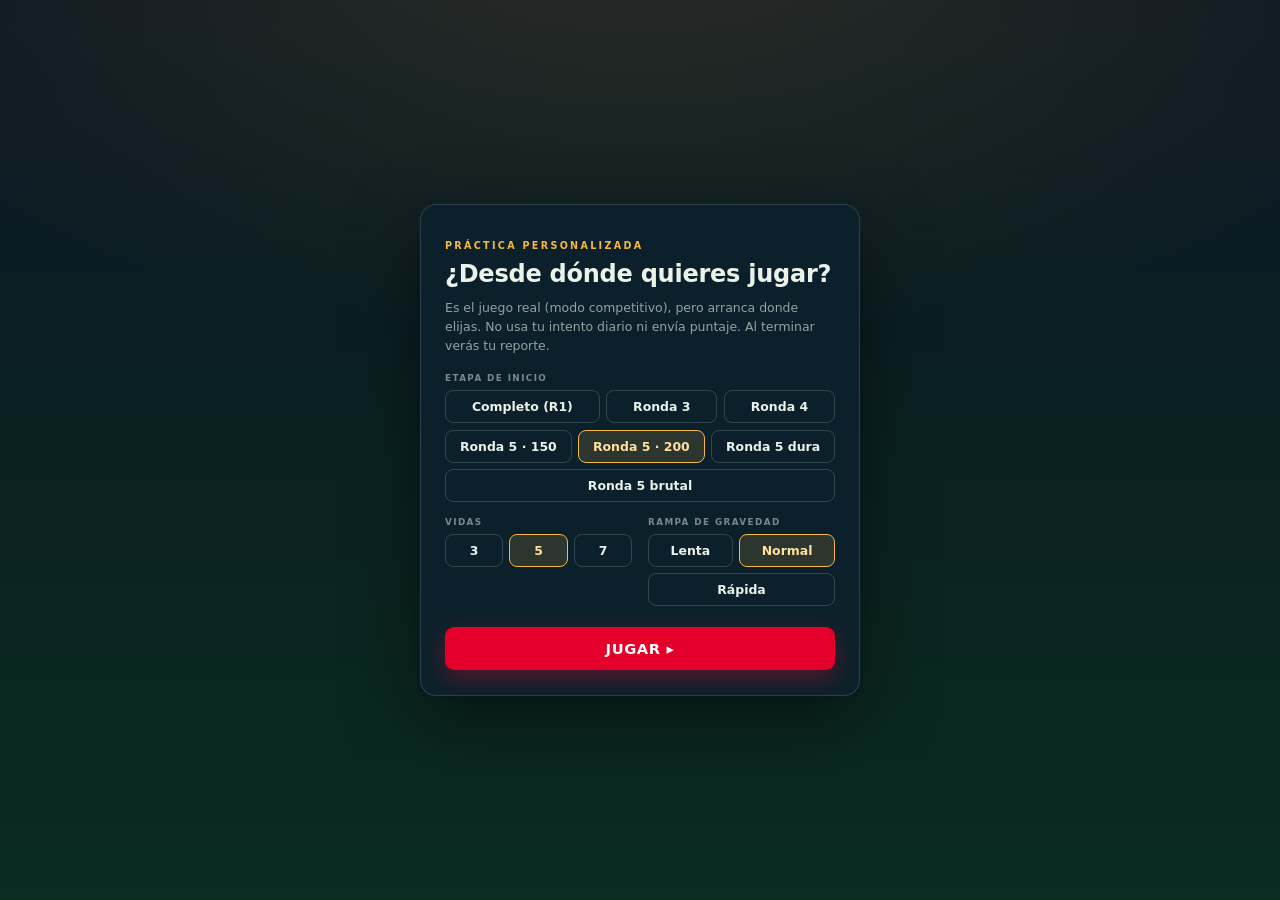
<file: game/index.html>
<!DOCTYPE html>
<html lang="es">
<head>
    <meta charset="UTF-8">
    <meta name="viewport" content="width=device-width, initial-scale=1.0, maximum-scale=1.0, user-scalable=no">
    <title>KIA - Domina tu mundial</title>
    <link rel="icon" href="assets/favicon.ico">
    <!-- Google tag (gtag.js) -->
    <script async src="https://www.googletagmanager.com/gtag/js?id=G-4TJHHX3XZ9"></script>
    <script>
      window.dataLayer = window.dataLayer || [];
      function gtag(){dataLayer.push(arguments);}
      gtag('js', new Date());
      gtag('config', 'G-4TJHHX3XZ9');
    </script>
    <link rel="stylesheet" href="https://fonts.googleapis.com/css2?family=Material+Symbols+Outlined:opsz,wght,FILL,GRAD@20..48,100..700,0..1,-50..200&icon_names=favorite,sports_soccer,trophy" />
  <script type="module" crossorigin src="assets/index-Cwvmho8Z.js?v=5"></script>
  <link rel="stylesheet" crossorigin href="assets/index-BLHXZ3ck.css">
</head>
<body class="kia-root">

    <!-- ── Welcome screen ──────────────────────────────────────── -->
    <div id="welcome-screen">
        <div id="welcome-column">
            <img class="welcome-logo-kia"  src="assets/LogoKiaMundial.png" alt="KIA patrocinador oficial">
            <img class="welcome-logo-game" src="assets/LogoGame.png"       alt="Domina tu Mundial">

            <div id="welcome-character"></div>

            <div class="welcome-buttons">
                <button id="btn-welcome-play"     class="menu-btn">Jugar</button>
                <button id="btn-welcome-register" class="menu-btn">Registrarse</button>
            </div>
            <p class="welcome-version">v1.53</p>
        </div>
    </div>

    <!-- ── Login screen ─────────────────────────────────────────── -->
    <div id="login-screen" class="hidden">
        <div id="login-column">
            <img class="login-logo-kia"  src="assets/LogoKiaMundial.png" alt="KIA patrocinador oficial">
            <img class="login-logo-game" src="assets/LogoGame.png"       alt="Domina tu Mundial">

            <p class="login-subtitle">Favor ingresa los datos a continuación<br>para ingresar al juego</p>

            <div class="login-fields">
                <input id="input-rut" class="login-input" type="text"     placeholder="RUT (ej: 12.345.678-9)" autocomplete="off">
                <input id="input-pin" class="login-input" type="password" placeholder="PIN"                    autocomplete="off">
            </div>
            <p id="login-error" class="register-error-msg"></p>

            <div id="login-character"></div>

            <div class="login-actions">
                <button id="btn-login-play" class="menu-btn">Jugar</button>
                <button id="btn-login-back" class="menu-btn">Volver</button>
                <button id="btn-contacto-login" class="menu-btn contacto-link-btn">¿Problemas con tu cuenta?</button>
            </div>
        </div>
    </div>

    <!-- ── Register screen ──────────────────────────────────────── -->
    <div id="register-screen" class="hidden">
        <div id="register-column">
            <img class="register-logo-kia"  src="assets/LogoKiaMundial.png" alt="KIA patrocinador oficial">
            <img class="register-logo-game" src="assets/LogoGame.png"       alt="Domina tu Mundial">

            <p class="register-subtitle">Favor ingresa los datos a continuación<br>para registrar tu cuenta</p>

            <div class="register-fields">
                <input id="input-nombre"   class="login-input" type="text"  placeholder="Nombre"             autocomplete="off">
                <input id="input-apellido" class="login-input" type="text"  placeholder="Apellido"            autocomplete="off">
                <input id="input-correo"   class="login-input" type="email" placeholder="Correo Electrónico"  autocomplete="off">
                <input id="input-telefono" class="login-input" type="tel"   placeholder="Teléfono Contacto"   autocomplete="off">
                <input id="input-reg-rut"  class="login-input" type="text"  placeholder="RUT (ej: 12.345.678-9)" autocomplete="off">
            </div>
            <p id="register-error" class="register-error-msg"></p>

            <div id="register-character"></div>

            <p class="register-legal-note">
                Todos los campos son obligatorios y necesarios para participar
                válidamente en esta campaña.
            </p>

            <div class="register-actions">
                <button id="btn-bases"     class="menu-btn">Registrar</button>
                <button id="btn-register-back" class="menu-btn">Volver</button>
            </div>
        </div>
    </div>

    <!-- ── PIN screen ─────────────────────────────────────────────── -->
    <div id="pin-screen" class="hidden">
        <img class="pin-char-thumbs" src="assets/charThumbs.png" alt="">

        <div id="pin-column">
            <img class="pin-logo-kia"  src="assets/LogoKiaMundial.png" alt="KIA patrocinador oficial">
            <img class="pin-logo-game" src="assets/LogoGame.png"       alt="Domina tu Mundial">

            <p class="pin-subtitle">
                Toma nota de tu PIN, es necesario para poder<br>ingresar y jugar diariamente.
            </p>
            <p class="pin-note">(Te recomendamos hacer una captura de pantalla)</p>

            <div id="pin-character"></div>

            <p class="pin-label">PIN:</p>
            <p class="pin-code" id="pin-code-display">—</p>

            <div class="pin-actions">
                <button id="btn-pin-continuar" class="menu-btn">Continuar</button>
                <p class="pin-hold-hint">Deja pulsado para continuar</p>
            </div>
        </div>
    </div>

    <!-- ── Bases popup ───────────────────────────────────────────── -->
    <div id="bases-popup" class="hidden">
        <div class="bases-backdrop"></div>
        <div class="bases-modal">
            <div class="bases-scroll">
                <h2 class="bases-title">Bases Legales del Concurso</h2>
                <p class="bases-subtitle"><strong>"Domina tu Mundial"</strong><br>KIA CHILE SpA</p>
                <div class="bases-text">
                    <h3>1. Organizador</h3>
                    <p>Kia Chile SpA, rol único tributario N° 79.567.420-9, domiciliada en Av. Las Condes N° 11.774, comuna de Vitacura (en adelante, el "Organizador") ha creado el concurso "Domina tu Mundial" (en adelante, el "Concurso") como parte de su campaña de marketing digital para la Mundial de Fútbol FIFA 2026™ (en adelante, el "Mundial").</p>

                    <h3>2. Antecedentes y descripción general</h3>
                    <p>"Domina tu Mundial" es un juego web de habilidad desarrollado por Kia, en el que cada Concursante debe mantener una rueda, estilizada como pelota de fútbol, en el aire durante el mayor tiempo posible mediante toques en la pantalla (clics o taps, dependiendo si se juega desde computador o desde dispositivos móviles).</p>
                    <p>El juego "Domina tu Mundial" se accede desde el sitio web de Kia (www.kia.cl) o del Concurso (www.dominatumundialkia.cl). El juego es compatible con dispositivos móviles y de escritorio.</p>
                    <p>El juego dará un intento por día a cada Concursante durante toda la vigencia del Concurso.</p>
                    <p>El objetivo del juego es acumular la mayor cantidad de puntos posibles en cada intento diario, hasta el final del Concurso.</p>
                    <p>El Concurso finalizará el domingo 19 de julio de 2026, fecha del final del Mundial.</p>

                    <h3>3. Concursantes</h3>
                    <p>Podrán participar del presente Concurso, aquellas personas naturales que cumplan con todos y cada uno de los siguientes requisitos (en adelante, el o los "Concursantes"):</p>
                    <ol>
                        <li>Ser mayor de 18 años;</li>
                        <li>Inscribirse en el sitio web del Concurso, ingresando sus datos personales;</li>
                        <li>Los Concursantes deben aceptar los términos y condiciones, como también la política de privacidad, ambas contenidas en el sitio web;</li>
                        <li>Los Concursantes solo pueden tener una única cuenta con sus datos personales, y;</li>
                        <li>Participar en el juego de la web una vez iniciada la sesión.</li>
                    </ol>

                    <h3>4. Vigencia del Concurso</h3>
                    <p>La vigencia del Concurso está vinculado al calendario del Mundial, comenzando el lunes 08 de junio de 2026, y finalizando el domingo 19 de julio de 2026. El día lunes 20 de julio de 2026 se dará un ranking preliminar. La publicación del Ganador se realizará el martes 28 de julio de 2026.</p>
                    <p>Los ganadores del Concurso serán publicados el miércoles 29 de julio de 2026.</p>

                    <h3>5. Dinámica del Concurso</h3>
                    <p>Una vez que el Concursante se registra en el sitio web al efecto, recibirá un código PIN, el cual será generado una única vez, por lo que cada Concursante debe tenerlo guardado para acceder a su cuenta durante toda la vigencia del Concurso. El código PIN es de uso personal, por tanto, no deberá compartirse con terceros.</p>
                    <p>El juego incluye un modo práctica que permite a los Concursantes a familiarizarse con el juego sin hacer valer su intento diario. Para ello se requiere haber iniciado sesión. Los resultados no suman puntuación semanal. El juego incluye un modo competitivo, el cual será el mecanismo por el cual se registrarán los puntajes obtenidos por cada Concursante, y se registrarán a un ranking para competir por el premio del Concurso.</p>
                    <p>El modo competitivo está estructurado en rondas progresivas, y cada ronda tiene un umbral de puntos que debe alcanzarse para avanzar. Cada golpe exitoso a la rueda (<em>kick</em>) equivale a un punto base.</p>
                    <p>El puntaje base aumentará progresivamente por cada semana de vigencia del Concurso.</p>
                    <p>La puntuación por semana se define de la siguiente manera:</p>
                    <ol>
                        <li>La primera Semana del Concurso (08-jun al 14-jun): cada <em>kick</em> dará 1 punto.</li>
                        <li>La segunda Semana del Concurso (15-jun al 21-jun): cada <em>kick</em> dará 2 puntos.</li>
                        <li>La tercera Semana del Concurso (22-jun al 28-jun): cada <em>kick</em> dará 3 puntos.</li>
                        <li>La cuarta Semana del Concurso (29-jun al 05-jul): cada <em>kick</em> dará 4 puntos.</li>
                        <li>La quinta Semana del Concurso (06-jul al 12-jul): cada <em>kick</em> dará 5 puntos.</li>
                        <li>La sexta Semana del Concurso (13-jul al 19-jul): cada <em>kick</em> dará 10 puntos.</li>
                    </ol>
                    <p>Las puntuaciones semanales serán comunicados en el juego antes de cada partida.</p>

                    <h3>6. Intentos diarios</h3>
                    <p>Cada Concursante tiene un (<strong>1</strong>) intento en el modo competitivo por cada día de vigencia del Concurso.</p>
                    <p>El servidor registra el inicio oficial de la partida aproximadamente 10 segundos después de que el juego está estable y activo. Esto se hace para evitar problemas que con un mal estado de conectividad pueda fallar la carga del juego.</p>
                    <p>Una vez registrado el inicio, el intento diario queda consumido.</p>
                    <p>El intento se pierde aunque el Concursante cierre el navegador, pierda la conexión o no complete la partida. Es decir, si el Concursante después de 10 segundos de iniciada la partida, pierde la conexión, cierra o refresca el navegador, pierde la oportunidad de juego del día.</p>
                    <p>En caso imputable del Concursante, si la partida inicia pero no se envía correctamente el resultado, el puntaje del intento diario quedará en 0 y no se restablece el intento, lo cual afectará su ranking semanal.</p>
                    <p>En caso de que exista un fallo técnico en la página web del Concurso que sea imputable al Organizador, adoptará una medida correctiva para que los Concursantes puedan utilizar su intento diario sin ser afectados por la falla, en caso de no haberla consumido con anterioridad.</p>
                    <p>Esta regla previene el abuso por reintentos múltiples hasta obtener un puntaje conveniente.</p>

                    <h3>7. Ranking (Leaderboard) y determinación de ganadores</h3>
                    <p>El ranking refleja el puntaje total acumulado por cada Concursante, el ranking es público. Los puntajes diarios se van acumulando a lo largo del Concurso. Algunos identificadores como nombres serán truncados para evitar una identificación directa de la persona, vía terceros. El ranking se actualiza diariamente una vez ejecutados procesos automáticos y verificaciones manuales de telemetría. Los puntajes de partidas rechazadas o anuladas no aparecen en el ranking.</p>
                    <p>El Organizador se reserva el derecho de congelar o ajustar el leaderboard durante la revisión de incidencias.</p>
                    <p>El primer puesto del ranking al final del Concurso resultará ganador del premio.</p>
                    <p>En caso de que existan Concursantes con igual puntaje acumulado al cierre del concurso, se realizará una instancia presencial de final para definir el ganador.</p>

                    <h3>8. Sistema Anti-Trampa, Moderación y Sanciones</h3>
                    <p>El sistema está diseñado para elevar el costo de hacer trampa y facilitar la detección, aunque no hay manera de garantizar prevención perfecta. El sistema soporta revisión de la telemetría almacenada mediante validaciones automáticas y revisión manual por parte del equipo de moderación para inspeccionar patrones sospechosos.</p>
                    <p>El Organizador se reserva el derecho de poder determinar si algún Concursante pudo haber intervenido en el cliente del juego para obtener ventaja.</p>
                    <p>Las partidas declaradas como inválidas no suman puntajes y la cuenta queda en observación. Los puntajes diarios que sean calificados como sospechosos serán invalidados y quedan sujetos a revisión manual.</p>
                    <p>El Organizador puede anular el puntaje del día afectado, bloquear la cuenta de forma temporal o permanente, incluyendo la descalificación del Concursante en el Concurso.</p>
                    <p>Las cuentas que tengan alertas recurrentes de potencial fraude serán suspendidas o no consideradas para los sorteos de premios.</p>
                    <p>En caso de una detección de intento de fraude automatizado, se procederá a tomar las medidas técnicas necesarias para proteger el desarrollo del Concurso.</p>

                    <h3>9. Premio del Concurso</h3>
                    <p>El Concursante que resulte ganador del presente Concurso, recibirá como premio la entrega de un automóvil de la marca Kia, modelo Sportage, año 2026, color blanco, versión 2.0 MT, código 2522.</p>

                    <h3>10. Autorización de Uso de Imagen y Datos Personales</h3>
                    <p>Los Concursantes al aceptar las bases legales del presente Concurso, consienten y autorizan que el Organizador haga uso gratuito de su imagen, nombre y voz para fines promocionales y publicitarios relacionados únicamente con el presente Concurso, conforme a la normativa vigente de protección de datos, así como a Ley 19.628 sobre Protección de la Vida Privada y respectivas normas que modifiquen a ésta.</p>
                    <p>Los Concursantes autorizan al Organizador el tratamiento de sus datos personales, únicamente para los fines del presente Concurso, los cuales serán eliminados una vez haya sido finalizado el Concurso.</p>

                    <h3>11. Exclusiones del Concurso</h3>
                    <p>Para efectos del presente Concurso, no podrán ser considerados Concursantes, las siguientes personas:</p>
                    <ol>
                        <li>Aquellas personas que sean trabajadores del Organizador, o de sus filiales o agencias asociadas.</li>
                        <li>Familiares directos de los anteriores hasta cuarto grado de consanguinidad.</li>
                        <li>Aquellas personas que sean patrocinadas para el Organizador, o que sean auspiciadores de éste.</li>
                    </ol>

                    <h3>12. Aceptación de las Bases Legales del Concurso</h3>
                    <p>La participación en el Concurso se entenderá como la aceptación íntegra de todo lo dispuesto en las presentes bases. En caso de fuerza mayor o caso fortuito, el Organizador se reserva el derecho de modificar, interpretar o cancelar el presente Concurso, informándolo oportunamente por todos los medios que disponga para estos efectos.</p>
                    <p><strong>Razón Social del Organizador:</strong> Kia Chile SpA<br>
                    <strong>Rol único tributario del Organizador:</strong> 79.567.420-9<br>
                    <strong>Domicilio:</strong> Av. Las Condes N° 11.774, comuna de Vitacura, ciudad de Santiago.<br>
                    <strong>Ministro de Fe:</strong> Sebastián Miranda, Gerente de Marketing Indumotora, Rut 16.636.228-8.</p>
                </div>
                <button id="btn-bases-accept" class="menu-btn bases-accept-btn">Aceptar</button>
            </div>
        </div>
    </div>

    <!-- ── Contacto / Soporte popup ────────────────────────────── -->
    <div id="contacto-popup" class="hidden">
        <div class="bases-backdrop"></div>
        <div class="bases-modal">
            <div class="bases-scroll">
                <h2 class="bases-title">Contacto y Soporte</h2>
                <p class="bases-subtitle">Completa el formulario y te contactaremos<br>a la brevedad.</p>

                <div class="contacto-fields">
                    <input id="input-ct-nombre"   class="login-input" type="text"  placeholder="Nombre"                     autocomplete="off">
                    <input id="input-ct-apellido" class="login-input" type="text"  placeholder="Apellido"                    autocomplete="off">
                    <input id="input-ct-correo"   class="login-input" type="email" placeholder="Correo Electrónico"          autocomplete="off">
                    <input id="input-ct-telefono" class="login-input" type="tel"   placeholder="Teléfono Contacto"           autocomplete="off">
                    <input id="input-ct-rut"      class="login-input" type="text"  placeholder="RUT (ej: 12.345.678-9)"      autocomplete="off">
                    <textarea id="input-ct-mensaje" class="login-input contacto-textarea" placeholder="Describe tu problema o consulta..." rows="4"></textarea>
                </div>

                <p id="contacto-error"   class="register-error-msg"></p>
                <p id="contacto-success" class="contacto-success-msg hidden">Mensaje enviado. Te contactaremos pronto.</p>

                <div class="contacto-actions">
                    <button id="btn-contacto-enviar" class="menu-btn bases-accept-btn">Enviar</button>
                    <button id="btn-contacto-cerrar" class="menu-btn bases-accept-btn">Cerrar</button>
                </div>
            </div>
        </div>
    </div>

    <!-- ── Menu screen ─────────────────────────────────────────── -->
    <div id="menu-screen" class="hidden">
        <div id="menu-column">
            <img class="menu-logo-kia"  src="assets/LogoKiaMundial.png" alt="KIA patrocinador oficial">
            <img class="menu-logo-game" src="assets/LogoGame.png"       alt="Domina tu Mundial">

            <p class="menu-subtitle">
                Puedes competir solo una vez por día en desafío diario.
                Pero puedes utilizar el modo práctica o consultar el tablero de posiciones.
            </p>

            <button id="btn-daily" class="menu-btn">
                <span class="material-symbols-outlined btn-trophy" aria-hidden="true">trophy</span>
                Desafío diario
                <span class="material-symbols-outlined btn-trophy" aria-hidden="true">trophy</span>
            </button>
            <p id="daily-error" class="register-error-msg" style="color:#e44; text-align:center;"></p>

            <div class="menu-spacer"></div>

            <button id="btn-practice"    class="menu-btn">Práctica</button>
            <button id="btn-leaderboard" class="menu-btn">Leaderboard</button>
            <button id="btn-contacto-menu" class="menu-btn contacto-link-btn">¿Problemas? Contáctanos</button>
        </div>
    </div>

    <!-- ── Leaderboard screen ──────────────────────────────────── -->
    <div id="leaderboard-screen" class="hidden">
        <div id="leaderboard-column">
            <img class="lb-logo-kia"  src="assets/LogoKiaMundial.png" alt="KIA patrocinador oficial">
            <img class="lb-logo-game" src="assets/LogoGame.png"       alt="Domina tu Mundial">

            <p class="lb-date" id="lb-date-text">Leaderboard actualizado: —</p>

            <div class="lb-my-position">
                <div class="lb-my-block">
                    <span class="lb-my-label" id="lb-rank-label">Tu posición</span>
                    <span class="lb-my-value" id="lb-my-rank-value">#—</span>
                </div>
                <div class="lb-my-divider"></div>
                <div class="lb-my-block">
                    <span class="lb-my-label">Total acumulado</span>
                    <span class="lb-my-value" id="lb-my-score-value">—</span>
                </div>
            </div>

            <p class="lb-rank-estimated-note hidden" id="lb-rank-estimated-note">Se actualiza a posición actual junto con el leaderboard</p>

            <div class="lb-list-wrapper">
                <ul class="lb-list" id="lb-list"></ul>
                <div class="lb-list-fade" aria-hidden="true"></div>
            </div>

            <button id="btn-lb-back" class="menu-btn">Volver</button>
        </div>
    </div>

    <!-- ── Screen transition overlay ──────────────────────────── -->
    <div id="transition-overlay">
        <img class="tr-logo-kia"  src="assets/LogoKiaMundial.png" alt="">
        <img class="tr-logo-game" src="assets/LogoGame.png"       alt="">
    </div>

    <!-- ── Game canvas (hidden until a mode is selected) ───────── -->
    <div id="game-container" class="hidden"></div>


<div id="kcfg">
  <div class="kcfg-box">
    <p class="kcfg-eyebrow">Práctica personalizada</p>
    <h2 class="kcfg-title">¿Desde dónde quieres jugar?</h2>
    <p class="kcfg-note">Es el juego real (modo competitivo), pero arranca donde elijas. No usa tu intento diario ni envía puntaje. Al terminar verás tu reporte.</p>
    <p class="kcfg-lab">Etapa de inicio</p>
    <div class="kcfg-group" id="kcfg-etapa">
      <button data-p="completo">Completo (R1)</button>
      <button data-p="r3">Ronda 3</button>
      <button data-p="r4">Ronda 4</button>
      <button data-p="r5_150">Ronda 5 · 150</button><button data-p="r5" class="on">Ronda 5 · 200</button>
      <button data-p="r5d">Ronda 5 dura</button>
      <button data-p="r5b">Ronda 5 brutal</button>
    </div>
    <div class="kcfg-cols">
      <div>
        <p class="kcfg-lab">Vidas</p>
        <div class="kcfg-group" id="kcfg-vidas">
          <button data-v="3">3</button><button data-v="5" class="on">5</button><button data-v="7">7</button>
        </div>
      </div>
      <div>
        <p class="kcfg-lab">Rampa de gravedad</p>
        <div class="kcfg-group" id="kcfg-rampa">
          <button data-r="20">Lenta</button><button data-r="40" class="on">Normal</button><button data-r="80">Rápida</button>
        </div>
      </div>
    </div>
    <button id="kcfg-play">Jugar &#9656;</button>
  </div>
</div>
<button id="kcfg-reopen" title="Cambiar práctica">&#9881;</button>
<button id="kcfg-report" title="Ver reporte">&#128202;</button>
<button id="kcfg-coach" title="Gu&iacute;a: resalta el bal&oacute;n m&aacute;s urgente en rojo">&#127919;</button>

<div id="kcrep" class="hidden">
  <div class="kcrep-box">
    <button id="kcrep-close" title="Cerrar">&#10005;</button>
    <button id="kcrep-again2" title="Jugar otra corrida">&#8635; Otra corrida</button>
    <p class="kcfg-eyebrow">Reporte de entrenamiento</p>
    <h2 class="kcfg-title" id="kcrep-title">Última corrida</h2>
    <div id="kcrep-stats"></div>
    <div id="kcrep-verdicts"></div>
    <p class="kcrep-h">Cadencia: t&uacute; (barras) vs. lo que exige el juego (l&iacute;nea) <span>&middot; <b style="color:#FF5A47">&#10005;</b> = vida perdida</span></p>
    <canvas id="kcrep-h2" width="620" height="150"></canvas>
    <p class="kcrep-h">Altura de tus patadas <span>(izquierda = arriba/bueno · derecha = bajo/tarde)</span></p>
    <canvas id="kcrep-h1" width="620" height="150"></canvas>
    <div class="kcrep-cols">
      <div><p class="kcrep-h">D&oacute;nde pierdes balones</p><canvas id="kcrep-h3" width="300" height="130"></canvas></div>
      <div><p class="kcrep-h">Progreso &middot; puntaje final <span>(&uacute;lt. 20 &middot; l&iacute;nea = prom. m&oacute;vil)</span></p><canvas id="kcrep-h4" width="300" height="130"></canvas></div>
    </div>
    <div class="kcrep-foot">
      <button id="kcrep-dl" class="kcrep-btn2">&#11015; Descargar datos</button><button id="kcrep-cp" class="kcrep-btn2">&#10697; Copiar</button><button id="kcrep-again">&#8635; Otra corrida</button>
    </div>
  </div>
</div>

<style>
  #kcfg{position:fixed;inset:0;z-index:99999;display:flex;align-items:center;justify-content:center;padding:5vw;
    background:radial-gradient(120% 80% at 50% -10%,rgba(245,184,65,.14),transparent 60%),linear-gradient(180deg,#0A1622,#0A2C21);
    font-family:-apple-system,system-ui,"Segoe UI",sans-serif;color:#EAF2E9}
  #kcfg.hidden,#kcrep.hidden{display:none}
  .kcfg-box{max-width:440px;width:100%;background:rgba(12,33,45,.92);border:1px solid rgba(234,242,233,.15);
    border-radius:16px;padding:1.6rem 1.5rem;box-shadow:0 24px 70px rgba(0,0,0,.5)}
  .kcfg-eyebrow{font-size:.6rem;letter-spacing:.24em;text-transform:uppercase;color:#F5B841;font-weight:700}
  .kcfg-title{font-size:1.5rem;font-weight:800;letter-spacing:-.01em;margin:.35rem 0 .3rem;line-height:1.1}
  .kcfg-note{font-size:.78rem;color:rgba(234,242,233,.62);line-height:1.5;margin-bottom:1.1rem}
  .kcfg-lab{font-size:.55rem;letter-spacing:.16em;text-transform:uppercase;color:rgba(234,242,233,.5);font-weight:700;margin:.9rem 0 .45rem}
  .kcfg-group{display:flex;flex-wrap:wrap;gap:.4rem}
  .kcfg-cols{display:grid;grid-template-columns:1fr 1fr;gap:.6rem 1rem}
  .kcfg-group button{flex:1 1 auto;min-width:56px;background:transparent;color:#EAF2E9;border:1px solid rgba(234,242,233,.18);
    border-radius:8px;padding:.5rem .6rem;font-size:.78rem;font-weight:600;cursor:pointer;font-family:inherit;transition:.15s}
  .kcfg-group button:hover{border-color:rgba(234,242,233,.45)}
  .kcfg-group button.on{border-color:#F5B841;background:rgba(245,184,65,.14);color:#FFDF9E}
  #kcfg-play,#kcrep-again{margin-top:1.3rem;width:100%;background:#E4002B;color:#fff;border:none;border-radius:9px;
    padding:.8rem;font-size:.92rem;font-weight:800;letter-spacing:.04em;text-transform:uppercase;cursor:pointer;
    box-shadow:0 8px 22px rgba(228,0,43,.35);font-family:inherit;transition:.12s}
  #kcfg-play:hover,#kcrep-again:hover{transform:translateY(-1px)}
  #kcfg-reopen,#kcfg-report,#kcfg-coach{position:fixed;top:10px;z-index:99998;width:40px;height:40px;border-radius:50%;
    background:rgba(12,33,45,.85);color:#F5B841;border:1px solid rgba(245,184,65,.4);font-size:1.05rem;cursor:pointer;display:none}
  #kcfg-reopen{right:10px} #kcfg-report{right:58px} #kcfg-coach{right:106px} #kcfg-coach.coachon{color:#5FE0A8;border-color:#5FE0A8}
  #kcfg-reopen.show,#kcfg-report.show,#kcfg-coach.show{display:block}

  #kcrep{position:fixed;inset:0;z-index:100000;display:flex;align-items:flex-start;justify-content:center;overflow-y:auto;
    padding:2.5vw;background:rgba(6,15,12,.93);font-family:-apple-system,system-ui,"Segoe UI",sans-serif;color:#EAF2E9}
  .kcrep-box{position:relative;max-width:680px;width:100%;background:rgba(12,33,45,.95);border:1px solid rgba(234,242,233,.15);
    border-radius:16px;padding:1.5rem 1.5rem 1.3rem;box-shadow:0 24px 70px rgba(0,0,0,.55)}
  #kcrep-close{position:absolute;top:12px;right:14px;background:none;border:none;color:rgba(234,242,233,.6);font-size:1.1rem;cursor:pointer}
  #kcrep-again2{position:absolute;top:10px;right:44px;background:#E4002B;color:#fff;border:none;border-radius:8px;
    padding:.45rem .75rem;font-size:.72rem;font-weight:800;letter-spacing:.03em;cursor:pointer;font-family:inherit;
    box-shadow:0 4px 14px rgba(228,0,43,.35);transition:.12s}
  #kcrep-again2:hover{transform:translateY(-1px)}
  .kcrep-stats{display:flex;flex-wrap:wrap;gap:.5rem;margin:.7rem 0 1rem}
  .kcrep-stat{flex:1 1 90px;background:rgba(234,242,233,.05);border:1px solid rgba(234,242,233,.1);border-radius:9px;padding:.55rem .6rem}
  .kcrep-stat b{display:block;font-family:ui-monospace,Menlo,monospace;font-size:1.25rem;font-weight:800;color:#FFDF9E;line-height:1}
  .kcrep-stat span{font-size:.55rem;letter-spacing:.1em;text-transform:uppercase;color:rgba(234,242,233,.5);font-weight:700}
  .kcrep-stat i{display:block;font-style:normal;font-size:.58rem;margin-top:.2rem;color:rgba(234,242,233,.45)}
  .kcrep-stat i.up{color:#5FE0A8}.kcrep-stat i.dn{color:#FF5A47}
  .kcrep-pb{display:inline-block;background:rgba(245,184,65,.15);border:1px solid #F5B841;color:#FFDF9E;
    font-size:.62rem;font-weight:800;letter-spacing:.08em;padding:.18rem .55rem;border-radius:999px;
    vertical-align:middle;text-transform:uppercase;margin-left:.4rem}
  .kcrep-note{font-size:.75rem;color:rgba(234,242,233,.5);margin:.2rem 0 .4rem}
  #kcrep-verdicts{display:flex;flex-direction:column;gap:.4rem;margin-bottom:1rem}
  .kcrep-v{font-size:.8rem;line-height:1.45;padding:.5rem .7rem;border-radius:8px;border-left:3px solid}
  .kcrep-v.sev3{background:rgba(228,0,43,.09);border-color:#E4002B}
  .kcrep-v.sev2{background:rgba(245,184,65,.09);border-color:#F5B841}
  .kcrep-v.sev1{background:rgba(234,242,233,.05);border-color:rgba(234,242,233,.3)}
  .kcrep-v.good{background:rgba(95,224,168,.08);border-color:#5FE0A8}
  .kcrep-h{font-size:.6rem;letter-spacing:.1em;text-transform:uppercase;color:rgba(234,242,233,.55);font-weight:700;margin:.9rem 0 .35rem}
  .kcrep-h span{text-transform:none;letter-spacing:0;color:rgba(234,242,233,.38);font-weight:400}
  #kcrep canvas{width:100%;height:auto;display:block;background:rgba(0,0,0,.2);border-radius:8px}
  .kcrep-cols{display:grid;grid-template-columns:1fr 1fr;gap:1rem}
  .kcrep-foot{margin-top:.3rem;display:flex;flex-wrap:wrap;gap:.5rem;align-items:center}#kcrep-again{margin-top:0;flex:1 1 100%}.kcrep-btn2{flex:1 1 auto;background:transparent;color:#EAF2E9;border:1px solid rgba(234,242,233,.3);border-radius:8px;padding:.6rem .5rem;font-size:.75rem;font-weight:700;cursor:pointer;font-family:inherit;transition:.15s}.kcrep-btn2:hover{border-color:#F5B841;color:#FFDF9E}
</style>

<script>
(function(){
  // ── Telemetría ──
  window.__kiaTel=(function(){
    var run=null,t0=0;
    function now(){return Math.round(performance.now()-t0);}
    return {
      start:function(cfg){t0=performance.now();run={cfg:cfg||{},kicks:[],drops:[],clicks:0,ts:Date.now()};},
      click:function(){if(run)run.clicks++;},
      kick:function(x,y,g){if(run)run.kicks.push([now(),Math.round(x),Math.round(y),Math.round(g)]);},
      drop:function(x,y){if(run)run.drops.push([now(),Math.round(x),Math.round(y)]);},
      end:function(score,gEnd){
        if(!run)return;
        run.score=score;run.gEnd=Math.round(gEnd||0);run.dur=now();
        try{var a=JSON.parse(localStorage.getItem("kia_runs")||"[]");a.push(run);if(a.length>60)a=a.slice(-60);localStorage.setItem("kia_runs",JSON.stringify(a));}catch(e){}
        window.__kiaLast=run;run=null;
        if(window.__kiaShowReport)setTimeout(window.__kiaShowReport,500);
      }
    };
  })();

  var $=function(id){return document.getElementById(id);};

  // ── Panel de configuración ──
  var PRESETS={completo:{round:1,score:0,gravBonus:0},r3:{round:3,score:50,gravBonus:0},
    r4:{round:4,score:90,gravBonus:0},r5_150:{round:5,score:150,gravBonus:0},r5:{round:5,score:200,gravBonus:0},
    r5d:{round:5,score:200,gravBonus:800},r5b:{round:5,score:200,gravBonus:1600}};
  var sel={etapa:"r5",vidas:5,rampa:40};
  function wire(id,attr,cast,key){var g=$(id);g.addEventListener("click",function(e){var b=e.target.closest("button");if(!b)return;[].forEach.call(g.children,function(x){x.classList.remove("on");});b.classList.add("on");sel[key]=cast(b.getAttribute(attr));});}
  wire("kcfg-etapa","data-p",String,"etapa");wire("kcfg-vidas","data-v",Number,"vidas");wire("kcfg-rampa","data-r",Number,"rampa");
  $("kcfg-play").addEventListener("click",function(){
    var p=PRESETS[sel.etapa]||PRESETS.r5;
    window.__kiaCustom={round:p.round,score:p.score,gravBonus:p.gravBonus,lives:sel.vidas,ramp:sel.rampa};
    $("kcfg").classList.add("hidden");$("kcfg-reopen").classList.add("show");$("kcfg-report").classList.add("show");$("kcfg-coach").classList.add("show");
    var tries=0,iv=setInterval(function(){tries++;
      if(window.__startKia){clearInterval(iv);window.__startKia();return;}
      var bd=$("btn-daily");if(tries>30&&bd){clearInterval(iv);bd.click();return;}
      if(tries>300)clearInterval(iv);
    },100);
  });
  window.__kiaAgain=function(){location.reload();};
  $("kcfg-reopen").addEventListener("click",function(){window.__kiaAgain();});
  $("kcrep-again").addEventListener("click",function(){window.__kiaAgain();});
  $("kcrep-again2").addEventListener("click",function(){window.__kiaAgain();});
  $("kcrep-close").addEventListener("click",function(){$("kcrep").classList.add("hidden");});
  $("kcfg-report").addEventListener("click",function(){window.__kiaShowReport();});var _cb=$("kcfg-coach");function _updCoach(){_cb.classList.toggle("coachon",!!window.__kiaCoach);}window.__kiaCoach=(localStorage.getItem("kia_coach")!=="0");_updCoach();_cb.addEventListener("click",function(){window.__kiaCoach=!window.__kiaCoach;localStorage.setItem("kia_coach",window.__kiaCoach?"1":"0");_updCoach();});function kcfb(text,cb){var ta=document.createElement("textarea");ta.value=text;ta.style.position="fixed";ta.style.opacity="0";document.body.appendChild(ta);ta.focus();ta.select();try{document.execCommand("copy");}catch(e){}ta.remove();cb&&cb();}$("kcrep-dl").addEventListener("click",function(){var data=localStorage.getItem("kia_runs")||"[]";var blob=new Blob([data],{type:"application/json"});var url=URL.createObjectURL(blob);var d=new Date(),p=function(n){return(n<10?"0":"")+n;};var name="kia-telemetria-"+d.getFullYear()+p(d.getMonth()+1)+p(d.getDate())+"-"+p(d.getHours())+p(d.getMinutes())+".json";var a=document.createElement("a");a.href=url;a.download=name;document.body.appendChild(a);a.click();setTimeout(function(){URL.revokeObjectURL(url);a.remove();},1000);var b=$("kcrep-dl");b.textContent="↓ "+name;setTimeout(function(){b.innerHTML="⬇ Descargar datos";},2500);});$("kcrep-cp").addEventListener("click",function(){var data=localStorage.getItem("kia_runs")||"[]";var b=$("kcrep-cp");var done=function(){b.textContent="¡Copiado!";setTimeout(function(){b.innerHTML="⥉ Copiar";},1500);};if(navigator.clipboard&&navigator.clipboard.writeText){navigator.clipboard.writeText(data).then(done,function(){kcfb(data,done);});}else kcfb(data,done);});

  // ── Análisis ──
  function readRuns(){try{return JSON.parse(localStorage.getItem("kia_runs")||"[]");}catch(e){return[];}}
  function mean(a){return a.length?a.reduce(function(x,y){return x+y;},0)/a.length:0;}
  function kt(k){return typeof k==="number"?[k,0,0,0]:k;}
  function analyze(run){
    var kicks=(run.kicks||[]).map(kt),drops=run.drops||[];
    var dur=run.dur||1,start=((run.cfg&&run.cfg.score)||0);
    // los kicks bajo la línea de 200 pts son fase fácil y NO cuentan para métricas;
    // los gráficos de la corrida sí muestran el juego completo
    var skip=Math.max(0,200-start);
    var ke=kicks.slice(skip);
    var t200=skip>0?(kicks[skip-1]?kicks[skip-1][0]:dur):0;
    var n=ke.length;
    var ts=ke.map(function(k){return k[0];});
    var ys=ke.map(function(k){return k[2];}).filter(function(y){return y>0;});
    var meanY=ys.length?Math.round(mean(ys)):0;
    var nAll=kicks.length;
    var clicks=run.clicks||nAll;
    var missPct=clicks?(clicks-nAll)/clicks:0;
    var secs=Math.max(1,Math.ceil(dur/1000));
    var your=new Array(secs).fill(0),reqS=new Array(secs).fill(0),reqN=new Array(secs).fill(0);
    kicks.forEach(function(k){var s=Math.floor(k[0]/1000);if(s>=0&&s<secs){your[s]++;if(k[3]>0){reqS[s]+=5*k[3]/2320;reqN[s]++;}}});
    var req=reqS.map(function(v,i){return reqN[i]?v/reqN[i]:0;});
    var peak=your.length?Math.max.apply(null,your):0;
    var peak3=0;
    for(var i=0,j=0;i<n;i++){while(ts[i]-ts[j]>3000)j++;if(i-j+1>peak3)peak3=i-j+1;}
    peak3=peak3/3;
    var cad=n/Math.max(0.001,(dur-t200)/1000);
    var maxGap=0;for(var g=1;g<n;g++)if(ts[g]-ts[g-1]>maxGap)maxGap=ts[g]-ts[g-1];
    var d1=drops.length?drops[0][0]:dur;
    var kicksB4=0;for(var q=0;q<n;q++)if(ts[q]<d1)kicksB4++;
    var cascade=drops.length?dur-d1:0;
    var restab=0;
    for(var b=0;b<drops.length;b++){
      var t0=drops[b][0],t1=b+1<drops.length?drops[b+1][0]:dur,c=0;
      for(var w=0;w<n;w++)if(ts[w]>t0&&ts[w]<=t1)c++;
      if(c>=20)restab++;
    }
    var L=0,C=0,R=0;drops.forEach(function(d){if(d[1]<240)L++;else if(d[1]>480)R++;else C++;});
    return{n:n,runKicks:run.score-start,meanY:meanY,
      missPct:missPct,clicks:clicks,your:your,req:req,peak:peak,peak3:peak3,cad:cad,
      maxGap:maxGap,d1:d1,kicksB4:kicksB4,cascade:cascade,restab:restab,
      L:L,C:C,R:R,dur:dur,score:run.score,gEnd:run.gEnd||0,drops:drops.length,
      dropsT:drops.map(function(d){return d[0];}),ys:ys,skip:skip};
  }
  // presets con misma física (round/gravBonus/rampa/vidas) se comparan juntos,
  // por PUNTAJE TOTAL FINAL tal como quedó en pantalla (da lo mismo si partió de 150 o 200).
  function cfgKey(c){c=c||{};return[c.round||1,c.gravBonus||0,c.ramp||40,c.lives||5].join("/");}
  function compare(runs,last){
    var key=cfgKey(last.cfg);
    var same=runs.filter(function(r){return cfgKey(r.cfg)===key;});
    if(!same.length)same=[last];
    var sc=same.map(function(r){return r.score||0;});
    var best=Math.max.apply(null,sc);
    var l5=sc.slice(-5);
    var rank=1+sc.filter(function(s){return s>(last.score||0);}).length;
    var day=new Date(last.ts||0).toDateString();
    var tsc=same.filter(function(r){return new Date(r.ts||0).toDateString()===day;})
                .map(function(r){return r.score||0;});
    var top=null;
    if(same.length>=8){
      var srt=same.slice().sort(function(a,b){return(b.score||0)-(a.score||0);});
      var tq=srt.slice(0,Math.max(3,Math.ceil(same.length*.25))).map(analyze);
      top={d1:mean(tq.map(function(a){return a.d1;}))/1000,
           cad:mean(tq.map(function(a){return a.cad;})),
           gap:mean(tq.map(function(a){return a.maxGap;}))/1000};
    }
    var sameT=same.map(function(r){return{ts:r.ts,score:r.score||0};});
    return{n:same.length,same:same,sameT:sameT,best:best,avg:Math.round(mean(sc)),l5:Math.round(mean(l5)),
      rank:rank,isPB:rank===1&&same.length>1,todayN:tsc.length,todayAvg:Math.round(mean(tsc)),
      todayScores:tsc,top:top};
  }
  function verdicts(a,cmp){
    var v=[],d1s=a.d1/1000;
    if(a.drops===0&&a.n>30)v.push([0,"Corrida sin ca&iacute;das. &#127942;"]);
    else if(a.kicksB4<60)v.push([3,"Apertura de solo "+a.kicksB4+" kicks antes de la 1&ordf; ca&iacute;da ("+d1s.toFixed(0)+"s). Tus r&eacute;cords abren con 130-150: prioridad #1, ninguna ca&iacute;da antes de los ~90 kicks."]);
    else if(a.kicksB4<90)v.push([2,"Apertura de "+a.kicksB4+" kicks ("+d1s.toFixed(0)+"s). Tus r&eacute;cords abren con 130-150 &mdash; s&uacute;bele el piso."]);
    else if(a.kicksB4>=140)v.push([0,"Apertura de &eacute;lite: "+a.kicksB4+" kicks ("+d1s.toFixed(1)+"s) &mdash; territorio de r&eacute;cord. &#9989;"]);
    if(a.drops>=3&&a.restab===0)v.push([2,"Tras la 1&ordf; ca&iacute;da el resto cay&oacute; en cascada ("+(a.cascade/1000).toFixed(0)+"s) sin frenarla. Tus mejores corridas la frenan 2-3 veces: tras cada ca&iacute;da, re-estabiliza con un bloque de 20+ kicks."]);
    else if(a.restab>=2)v.push([0,"Frenaste la cascada "+a.restab+" veces (bloques de 20+ kicks tras una ca&iacute;da). Forma de r&eacute;cord. &#9989;"]);
    if(a.maxGap>=2000)v.push([2,"Freeze de "+(a.maxGap/1000).toFixed(1)+"s sin patear. Las corridas malas siempre tienen una pausa de ~2s; las buenas no pasan de ~1.2s."]);
    else if(a.maxGap>0&&a.maxGap<=1300&&a.n>50)v.push([0,"Cero freezes: pausa m&aacute;xima "+(a.maxGap/1000).toFixed(1)+"s. Continuidad de r&eacute;cord. &#9989;"]);
    if(cmp&&cmp.top&&a.cad<cmp.top.cad*.88)v.push([2,"Tempo: fuiste a "+a.cad.toFixed(1)+" kicks/s y tus top-25% de este preset van a "+cmp.top.cad.toFixed(1)+". Lo que separa tus mejores corridas es tempo y continuidad, no punter&iacute;a."]);
    if(a.meanY>640)v.push([3,"Pateas MUY bajo &mdash; altura promedio "+a.meanY+"px. M&aacute;talos apenas cruzan la l&iacute;nea (~300): arcos cortos = te ahogas."]);
    else if(a.meanY>540)v.push([2,"Pateas algo bajo (prom "+a.meanY+"px). P&eacute;gales m&aacute;s arriba para alargar los arcos."]);
    if(a.missPct>0.35)v.push([2,Math.round(a.missPct*100)+"% de tus clicks no pegan a nada. Ojo: la punter&iacute;a fina no es la palanca (tus mejores corridas fallan igual), pero sobre 35% ya es ruido."]);
    var tail=a.req.slice(-4).filter(function(x){return x>0;});
    var reqEnd=tail.length?mean(tail):0;
    if(reqEnd>a.peak+0.5)v.push([2,"Al morir, el juego ped&iacute;a ~"+reqEnd.toFixed(1)+" clicks/s y tu tope fue "+a.peak+"/s. Te falta cadencia &mdash; prueba butterfly (dos dedos)."]);
    if(a.drops>1){var mx=Math.max(a.L,a.C,a.R);
      if(mx===a.L&&a.L>a.R)v.push([1,"Pierdes m&aacute;s balones por la IZQUIERDA ("+a.L+"). Cubre ese lado."]);
      else if(mx===a.R&&a.R>a.L)v.push([1,"Pierdes m&aacute;s por la DERECHA ("+a.R+"). Cubre ese lado."]);}
    if(cmp&&cmp.todayN>=6){
      var t=cmp.todayScores,f=mean(t.slice(0,3)),l=mean(t.slice(-3));
      if(l<f*.85)v.push([1,"Llevas "+cmp.todayN+" corridas hoy y las &uacute;ltimas rinden "+Math.round((1-l/f)*100)+"% bajo las primeras. La fatiga es real: pausa de 5 min y vuelve fresco."]);
      else if(t.length>=2&&t[t.length-1]>=Math.max.apply(null,t.slice(0,-1)))v.push([0,"Vienes EN RACHA hoy: tus r&eacute;cords salen encadenados &mdash; juega la siguiente ya. &#128293;"]);
    }
    v.sort(function(x,y){return y[0]-x[0];});
    return v;
  }

  // ── Charts ──
  function cv(id){var c=$(id),x=c.getContext("2d");x.clearRect(0,0,c.width,c.height);return[c,x];}
  function histHeights(a){
    var r=cv("kcrep-h1"),c=r[0],x=r[1],W=c.width,Hh=c.height,pb=18;
    var bins=8,lo=300,hi=1030,bw=(hi-lo)/bins,cnt=new Array(bins).fill(0);
    a.ys.forEach(function(y){var i=Math.min(bins-1,Math.max(0,Math.floor((y-lo)/bw)));cnt[i]++;});
    var mx=Math.max.apply(null,cnt.concat([1]));
    var gap=4,cw=(W-(bins+1)*gap)/bins;
    for(var i=0;i<bins;i++){
      var h=(cnt[i]/mx)*(Hh-pb-8),bx=gap+i*(cw+gap),by=Hh-pb-h;
      x.fillStyle=i<2?"#5FE0A8":(i>=5?"#FF5A47":"rgba(245,184,65,.75)");
      x.fillRect(bx,by,cw,h);
    }
    x.fillStyle="rgba(234,242,233,.45)";x.font="9px ui-monospace,monospace";x.textAlign="center";
    x.fillText("arriba (300)",gap+cw/2+cw,Hh-5);x.fillText("suelo (1030)",W-gap-cw,Hh-5);
  }
  function cadence(a){
    var r=cv("kcrep-h2"),c=r[0],x=r[1],W=c.width,Hh=c.height,pb=18,pl=6;
    var n=a.your.length,mx=Math.max(a.peak,Math.max.apply(null,a.req.concat([1])))*1.15;
    var bw=(W-pl*2)/Math.max(n,1);
    for(var i=0;i<n;i++){
      var h=(a.your[i]/mx)*(Hh-pb-6),bx=pl+i*bw,by=Hh-pb-h;
      var behind=a.req[i]>0&&a.your[i]<a.req[i];
      x.fillStyle=behind?"rgba(255,90,71,.6)":"rgba(245,184,65,.7)";
      x.fillRect(bx+1,by,Math.max(1,bw-2),h);
    }
    // línea requerida
    x.strokeStyle="#5FE0A8";x.lineWidth=2;x.beginPath();var started=false;
    for(var j=0;j<n;j++){if(a.req[j]<=0)continue;var px=pl+j*bw+bw/2,py=Hh-pb-(a.req[j]/mx)*(Hh-pb-6);if(!started){x.moveTo(px,py);started=true;}else x.lineTo(px,py);}
    x.stroke();
    // vidas perdidas
    a.dropsT.forEach(function(t){
      var dx=Math.min(W-pl,pl+(t/1000)*bw);
      x.strokeStyle="rgba(255,90,71,.8)";x.lineWidth=1;x.setLineDash([3,3]);
      x.beginPath();x.moveTo(dx,12);x.lineTo(dx,Hh-pb);x.stroke();x.setLineDash([]);
      x.fillStyle="#FF5A47";x.font="bold 10px ui-monospace,monospace";x.textAlign="center";
      x.fillText("✕",dx,10);
    });
    x.fillStyle="rgba(234,242,233,.45)";x.font="9px ui-monospace,monospace";x.textAlign="left";
    x.fillText("0s",pl,Hh-5);x.textAlign="right";x.fillText(n+"s",W-pl,Hh-5);
  }
  function dropsChart(a){
    var r=cv("kcrep-h3"),c=r[0],x=r[1],W=c.width,Hh=c.height,pb=20;
    var vals=[a.L,a.C,a.R],labs=["Izq","Centro","Der"],mx=Math.max.apply(null,vals.concat([1]));
    var gap=18,cw=(W-4*gap)/3;
    for(var i=0;i<3;i++){var h=(vals[i]/mx)*(Hh-pb-10),bx=gap+i*(cw+gap),by=Hh-pb-h;
      x.fillStyle="rgba(255,90,71,.7)";x.fillRect(bx,by,cw,h);
      x.fillStyle="#EAF2E9";x.font="bold 13px ui-monospace,monospace";x.textAlign="center";x.fillText(vals[i],bx+cw/2,by-4);
      x.fillStyle="rgba(234,242,233,.5)";x.font="9px system-ui";x.fillText(labs[i],bx+cw/2,Hh-6);}
  }
  function trendChart(same,last){
    var r=cv("kcrep-h4"),c=r[0],x=r[1],W=c.width,Hh=c.height,pb=14,pl=6;
    var rs=same.slice(-20),sc=rs.map(function(rr){return rr.score||0;});
    if(!sc.length)return;
    var best=Math.max.apply(null,sc),mx=(best||1)*1.1,bw=(W-pl*2)/sc.length;
    var cur=-1;for(var k=rs.length-1;k>=0;k--)if(rs[k].ts===last.ts){cur=k;break;}
    for(var i=0;i<sc.length;i++){var h=(sc[i]/mx)*(Hh-pb-6),bx=pl+i*bw,by=Hh-pb-h;
      x.fillStyle=sc[i]===best?"#5FE0A8":"rgba(245,184,65,.6)";x.fillRect(bx+1,by,Math.max(1,bw-2),h);
      if(i===cur){x.strokeStyle="#EAF2E9";x.lineWidth=1.5;x.strokeRect(bx+1.5,by+.5,Math.max(1,bw-3),Math.max(1,h-1));}}
    if(sc.length>=5){
      x.strokeStyle="rgba(234,242,233,.7)";x.lineWidth=1.5;x.beginPath();
      for(var j=0;j<sc.length;j++){var w0=Math.max(0,j-4),m=0;
        for(var q=w0;q<=j;q++)m+=sc[q];m/=j-w0+1;
        var px=pl+j*bw+bw/2,py=Hh-pb-(m/mx)*(Hh-pb-6);
        j?x.lineTo(px,py):x.moveTo(px,py);}
      x.stroke();}
    x.fillStyle="rgba(234,242,233,.5)";x.font="9px ui-monospace,monospace";x.textAlign="right";x.fillText("mejor "+best,W-pl,10);
  }

  window.__kiaShowReport=function(){
    var runs=readRuns(),last=window.__kiaLast||runs[runs.length-1];
    if(!last){return;}
    var a=analyze(last),cmp=compare(runs,last);
    $("kcrep-title").innerHTML=a.score+" puntos &middot; "+a.runKicks+" kicks"
      +(cmp.isPB?'<span class="kcrep-pb">&#127942; r&eacute;cord del preset</span>':"");
    function tile(v,l,sub,cls){return '<div class="kcrep-stat"><b>'+v+'</b><span>'+l+'</span>'+(sub?'<i class="'+(cls||"")+'">'+sub+'</i>':"")+'</div>';}
    var dAvg=a.score-cmp.avg;
    var s1=[
      tile(a.score,"Puntaje",cmp.n>1?(dAvg>=0?"+":"")+dAvg+" vs prom":"",dAvg>=0?"up":"dn"),
      tile((a.dur/1000).toFixed(1)+"s","Sobrevivi&oacute;"),
      tile(a.kicksB4,"Apertura &middot; kicks",'en '+(a.d1/1000).toFixed(1)+"s"),
      tile(a.cad.toFixed(1)+"/s","Cadencia","pico 3s: "+a.peak3.toFixed(1)),
      tile((a.maxGap/1000).toFixed(1)+"s","Pausa m&aacute;x",a.maxGap>=2000?"freeze":"","dn"),
      tile(Math.round(a.missPct*100)+"%","Clicks al vac&iacute;o"),
      tile(a.restab+"/"+Math.max(0,a.drops-1),"Cascadas frenadas"),
      tile(a.gEnd?2350+a.gEnd:"-","Grav. final")
    ].join("");
    var s2=cmp.n>1?[
      tile("#"+cmp.rank+" de "+cmp.n,"Esta corrida",cmp.rank<=Math.ceil(cmp.n*.25)?"top 25%":"","up"),
      tile(cmp.best,"Mejor"),
      tile(cmp.avg,"Promedio"),
      tile(cmp.l5,"Prom &uacute;lt. 5",cmp.l5>=cmp.avg?"&#9650; sobre tu prom":"&#9660; bajo tu prom",cmp.l5>=cmp.avg?"up":"dn"),
      tile(cmp.todayN,"Corridas hoy",cmp.todayN?"prom "+cmp.todayAvg:"")
    ].join(""):'<p class="kcrep-note">Primera corrida de este preset &mdash; juega otra para ver comparativas.</p>';
    $("kcrep-stats").innerHTML='<p class="kcrep-h">Esta corrida <span>(m&eacute;tricas de kicks: desde el puntaje 200)</span></p><div class="kcrep-stats">'+s1+'</div>'
      +'<p class="kcrep-h">Historial ('+cmp.n+' corridas &middot; puntaje final)</p>'
      +(cmp.n>1?'<div class="kcrep-stats">'+s2+'</div>':s2);
    var vs=verdicts(a,cmp);
    $("kcrep-verdicts").innerHTML=vs.slice(0,5).map(function(v){var cls=v[0]>=3?"sev3":v[0]===2?"sev2":v[0]<=0?"good":"sev1";return '<div class="kcrep-v '+cls+'">'+v[1]+'</div>';}).join("");
    cadence(a);histHeights(a);dropsChart(a);trendChart(cmp.sameT,{ts:last.ts});
    $("kcrep").classList.remove("hidden");
  };
})();
</script>
</body>
</html>
</file>
<file: game/assets/index-BLHXZ3ck.css>
@font-face{font-family:Kia Signature;font-weight:300 499;font-style:normal;font-display:swap;src:url(KiaSignatureOTFRegular.otf)format("opentype")}@font-face{font-family:Kia Signature;font-weight:500 900;font-style:normal;font-display:swap;src:url(KiaSignatureOTFBold.otf)format("opentype")}:root{--kia-midnight:#05141f;--kia-black:#000;--kia-polished-red:#bb162b;--kia-live-red:#ea0029;--kia-white:#fff;--field-night-deep:#0b0d24;--field-night-mid:#2a2c5a;--field-night-haze:#5a4e78;--field-sunset-orange:#c56a3d;--field-sunset-rose:#8e3e3a;--field-grass:#3f6b2a;--field-grass-deep:#1f3a14;--chrome-white:#f4f4f4;--chrome-light:#d9dee3;--chrome-mid:#8c95a0;--chrome-shadow:#2f3640;--chrome-red-light:#ffb0b0;--chrome-red-mid:#e0354a;--chrome-red-shadow:#5a0a12;--action-green-light:#74d161;--action-green:#3faa3f;--action-green-deep:#1e6b1e;--bonus-yellow:#ffd000;--bonus-yellow-deep:#c99b00;--grey-glass-90:#ffffff0d;--grey-glass-80:#ffffff1a;--grey-glass-60:#ffffff2e;--grey-glass-40:#ffffff52;--grey-ink-90:#000000e6;--grey-ink-70:#000000b3;--grey-ink-50:#00000080;--grey-ink-30:#0000004d;--bg-app:var(--field-night-deep);--bg-scrim:linear-gradient(180deg, #0508168c 0%, #05081633 35%, #0508168c 100%);--bg-card:#0000008c;--bg-card-hi:#000000bf;--fg-primary:var(--kia-white);--fg-secondary:#ffffffc7;--fg-muted:#ffffff8c;--fg-on-light:var(--kia-midnight);--fg-danger:var(--kia-live-red);--fg-success:var(--action-green-light);--fg-bonus:var(--bonus-yellow);--border-chrome:1.5px solid var(--chrome-light);--border-chrome-soft:1px solid #d9dee38c;--border-input:1.5px solid #ffffffa6;--font-family-base:"Kia Signature", "Inter", system-ui, -apple-system, sans-serif;--font-family-display:"Kia Signature", "Inter", system-ui, sans-serif;--fw-light:300;--fw-regular:400;--fw-bold:700;--fs-hero:clamp(56px, 11vh, 96px);--fs-h1:clamp(36px, 6vh, 56px);--fs-h2:clamp(28px, 4.5vh, 40px);--fs-h3:clamp(22px, 3.5vh, 30px);--fs-body-lg:clamp(20px, 3vh, 26px);--fs-body:clamp(16px, 2.4vh, 20px);--fs-caption:clamp(13px, 1.8vh, 15px);--fs-button:clamp(22px, 3.4vh, 30px);--fs-stat-label:clamp(14px, 1.8vh, 18px);--fs-stat-value:clamp(40px, 6.5vh, 64px);--lh-tight:1.05;--lh-snug:1.2;--lh-normal:1.4;--ls-wide:.08em;--ls-wider:.14em;--space-0:0;--space-1:4px;--space-2:8px;--space-3:12px;--space-4:16px;--space-5:24px;--space-6:32px;--space-7:48px;--space-8:64px;--space-9:96px;--radius-xs:4px;--radius-sm:6px;--radius-md:10px;--radius-lg:14px;--radius-pill:999px;--shadow-button:0 6px 14px #0000008c, 0 1px 0 #ffffff2e inset, 0 -2px 6px #00000059 inset;--shadow-button-green:0 6px 14px #0000008c, 0 1px 0 #b4ffb48c inset, 0 -3px 8px #00280073 inset, 0 0 24px #3faa3f59;--shadow-card:0 12px 32px #0000008c;--shadow-spotlight:0 0 120px 60px #ffffff2e;--shadow-chrome-text:0 0 1px #ffffffb3, 0 2px 0 #00000059, 0 4px 12px #000000b3;--ease-out:cubic-bezier(.16, .84, .3, 1);--ease-in-out:cubic-bezier(.65, .05, .36, 1);--dur-fast:.12s;--dur-base:.24s;--dur-slow:.48s;--stage-max-w:540px;--stage-pad-x:24px;--stage-pad-y:32px;--gameplay-w:720;--gameplay-h:1280;--ground-y:1120;--zone-top:300;--zone-y1:915;--zone-y2:710;--zone-y3:505;--char-base-y:1080;--char-w:384;--char-h:768;--wheel-r:90;--hit-r:110;--max-wheels:5;--spawn-every:20;--gravity:1500;--gravity-gentle:800;--kick-vy:-1400;--bounce:.28;--zone-line-color:#f22;--zone-line-alpha:.85;--zone-line-thickness:5px;--zone-overlay-alpha:.4;--score-font:"KiaBold72";--score-font-size:72}.kia-root{font-family:var(--font-family-base);color:var(--fg-primary);background:var(--bg-app);-webkit-font-smoothing:antialiased;text-rendering:optimizelegibility}.text-hero,.kia-root .hero{font-family:var(--font-family-display);font-weight:var(--fw-bold);font-size:var(--fs-hero);line-height:var(--lh-tight);letter-spacing:.01em;text-transform:uppercase;font-style:italic}.text-chrome{background:linear-gradient(180deg, var(--chrome-white) 0%, var(--chrome-light) 35%, var(--chrome-mid) 55%, var(--chrome-light) 70%, var(--chrome-white) 100%);color:#0000;-webkit-text-stroke:1px #00000059;filter:drop-shadow(0 2px #00000059)drop-shadow(0 6px 14px #000000b3);-webkit-background-clip:text;background-clip:text}.text-chrome-red{background:linear-gradient(180deg, var(--chrome-red-light) 0%, var(--kia-live-red) 45%, var(--chrome-red-shadow) 80%, var(--kia-live-red) 100%);color:#0000;-webkit-text-stroke:1px #00000059;filter:drop-shadow(0 2px #0006);-webkit-background-clip:text;background-clip:text}.text-h1{font-size:var(--fs-h1);font-weight:var(--fw-bold);line-height:var(--lh-snug)}.text-h2{font-size:var(--fs-h2);font-weight:var(--fw-bold);line-height:var(--lh-snug)}.text-h3{font-size:var(--fs-h3);font-weight:var(--fw-bold);line-height:var(--lh-snug)}.text-body{font-size:var(--fs-body);font-weight:var(--fw-regular);line-height:var(--lh-normal)}.text-body-lg{font-size:var(--fs-body-lg);font-weight:var(--fw-regular);line-height:var(--lh-normal)}.text-caption{font-size:var(--fs-caption);font-weight:var(--fw-regular);letter-spacing:var(--ls-wider);text-transform:uppercase}.text-button{font-size:var(--fs-button);font-weight:var(--fw-bold);letter-spacing:var(--ls-wide);text-transform:uppercase}.text-stat-label{font-size:var(--fs-stat-label);font-weight:var(--fw-bold);letter-spacing:var(--ls-wide);text-transform:uppercase}.text-stat-value{font-size:var(--fs-stat-value);font-weight:var(--fw-bold);line-height:1}*,:before,:after{box-sizing:border-box}body{background:var(--kia-black);font-family:var(--font-family-base);-webkit-font-smoothing:antialiased;text-rendering:optimizelegibility;margin:0;padding:0;overflow:hidden}:root{--wl-col-padding-top:3vh;--wl-kia-width:50%;--wl-kia-max-w:200px;--wl-kia-gap:20px;--wl-game-width:60%;--wl-game-max-w:420px;--lr-col-padding-top:var(--space-7);--lr-kia-width:30%;--lr-kia-max-w:240px;--lr-kia-gap:var(--space-5);--lr-game-width:40%;--lr-game-max-w:480px;--lr-game-gap:var(--space-4);--mn-col-padding-top:var(--space-7);--mn-kia-width:30%;--mn-kia-max-w:240px;--mn-kia-gap:var(--space-4);--mn-game-width:40%;--mn-game-max-w:480px;--mn-game-gap:var(--space-5)}#welcome-screen{background:url(BG_welcome.png) 50%/cover no-repeat;justify-content:center;align-items:center;display:flex;position:fixed;inset:0;overflow-y:auto}#welcome-screen.hidden{display:none}#welcome-screen:before{content:"";background:var(--bg-scrim);pointer-events:none;z-index:0;position:absolute;inset:0}#welcome-column{z-index:1;width:100%;max-width:var(--stage-max-w,540px);min-height:100%;padding:var(--wl-col-padding-top) var(--space-6) var(--space-7);flex-direction:column;align-items:center;display:flex;position:relative}.welcome-logo-kia{width:var(--wl-kia-width);max-width:var(--wl-kia-max-w);margin-bottom:var(--wl-kia-gap)}.welcome-logo-game{width:var(--wl-game-width);max-width:var(--wl-game-max-w);margin-bottom:0}#welcome-character{flex:1;width:100%;min-height:80px}.welcome-buttons{align-items:center;gap:var(--space-3);flex-direction:column;width:100%;display:flex}.welcome-buttons .menu-btn{width:50%;padding:clamp(6px, 1.4vh, var(--space-3)) var(--space-5);font-size:clamp(13px, 2vh, var(--fs-body))}.welcome-version{margin-top:var(--space-3);color:#fff6;text-align:center;letter-spacing:.05em;font-size:11px}@media (height<=720px){#welcome-column{padding-top:var(--space-5);padding-bottom:var(--space-5)}.welcome-logo-kia{margin-bottom:var(--space-3)}#welcome-character{min-height:40px}.welcome-buttons{gap:var(--space-2)}.welcome-buttons .menu-btn{padding:clamp(6px, 1.4vh, var(--space-3)) var(--space-5);font-size:clamp(13px, 2vh, var(--fs-body))}}@media (height<=580px){.welcome-logo-kia{width:28%;margin-bottom:var(--space-2)}.welcome-logo-game{width:65%}#welcome-character{min-height:0}}#login-screen{background:url(BG_login.png) 50%/cover no-repeat;justify-content:center;align-items:center;display:flex;position:fixed;inset:0;overflow-y:auto}#login-screen.hidden{display:none}#login-screen:before{content:"";background:var(--bg-scrim);pointer-events:none;z-index:0;position:absolute;inset:0}#login-column{z-index:1;width:100%;max-width:var(--stage-max-w,540px);min-height:100%;padding:var(--lr-col-padding-top) var(--space-6) var(--space-7);flex-direction:column;align-items:center;display:flex;position:relative}.login-logo-kia{width:var(--lr-kia-width);max-width:var(--lr-kia-max-w);margin-bottom:var(--lr-kia-gap)}.login-logo-game{width:var(--lr-game-width);max-width:var(--lr-game-max-w);margin-bottom:var(--lr-game-gap)}.login-subtitle{font-family:var(--font-family-base);font-size:var(--fs-body);font-weight:var(--fw-bold);color:var(--fg-secondary);text-align:center;line-height:var(--lh-normal);text-shadow:1px 1px 4px #000000e6;margin-bottom:var(--space-5)}.login-fields{gap:var(--space-3);flex-direction:column;width:100%;margin-bottom:0;display:flex}.login-input{width:100%;padding:var(--space-2) var(--space-4);color:var(--fg-primary);font-family:var(--font-family-base);font-size:var(--fs-body);font-weight:var(--fw-regular);text-align:center;appearance:none;background:#00000073;border:1px solid #ffffff4d;border-radius:0;outline:none}.login-input::placeholder{color:#ffffff8c;letter-spacing:var(--ls-wide)}.login-input:focus{background:#000000a6;border-color:#ffffffa6}#login-character{flex:1;width:100%;min-height:80px}.login-actions{align-items:center;gap:var(--space-3);flex-direction:column;width:100%;display:flex}.login-actions .menu-btn{padding:clamp(6px, 1.4vh, var(--space-3)) var(--space-5);font-size:clamp(13px, 2vh, var(--fs-body))}#btn-login-play{width:100%}@media (height<=720px){#login-column{padding-top:var(--space-5);padding-bottom:var(--space-5)}.login-logo-kia,.login-logo-game,.login-subtitle{margin-bottom:var(--space-3)}.login-fields{gap:var(--space-2)}.login-input{padding:var(--space-3) var(--space-5)}#login-character{min-height:40px}.login-actions{gap:var(--space-2)}.login-actions .menu-btn{padding:clamp(6px, 1.4vh, var(--space-3)) var(--space-5);font-size:clamp(13px, 2vh, var(--fs-body))}}@media (height<=580px){.login-logo-kia{width:28%;margin-bottom:var(--space-2)}.login-logo-game{width:65%;margin-bottom:var(--space-2)}.login-subtitle{display:none}.login-fields{gap:var(--space-1)}.login-input{padding:var(--space-2) var(--space-4);font-size:var(--fs-caption)}#login-character{min-height:0}}#register-screen{background:url(BG_login.png) 50%/cover no-repeat;justify-content:center;align-items:center;display:flex;position:fixed;inset:0;overflow-y:auto}#register-screen.hidden{display:none}#register-screen:before{content:"";background:var(--bg-scrim);pointer-events:none;z-index:0;position:absolute;inset:0}#register-column{z-index:1;width:100%;max-width:var(--stage-max-w,540px);min-height:100%;padding:var(--space-5) var(--space-6) var(--space-5);flex-direction:column;align-items:center;display:flex;position:relative}.register-logo-kia{width:var(--lr-kia-width);max-width:var(--lr-kia-max-w);margin-bottom:var(--lr-kia-gap)}.register-logo-game{width:var(--lr-game-width);max-width:var(--lr-game-max-w);margin-bottom:var(--lr-game-gap)}.register-subtitle{font-family:var(--font-family-base);font-size:var(--fs-caption);font-weight:var(--fw-bold);color:var(--fg-secondary);text-align:center;line-height:var(--lh-normal);text-shadow:1px 1px 4px #000000e6;margin-bottom:var(--space-3)}.register-fields{gap:var(--space-2);flex-direction:column;width:100%;display:flex}.register-fields .login-input{padding:var(--space-2) var(--space-4);font-size:var(--fs-caption)}#register-character{flex:1;width:100%;min-height:0}.register-legal-note{font-family:var(--font-family-base);font-size:var(--fs-caption);font-weight:var(--fw-regular);color:var(--fg-secondary);text-align:center;line-height:var(--lh-normal);text-shadow:1px 1px 4px #000000e6;margin-bottom:var(--space-3);padding:0 var(--space-2)}.register-error-msg{min-height:1.4em;font-family:var(--font-family-base);font-size:var(--fs-caption);color:#ff4d4d;text-align:center;margin:0 0 var(--space-2);padding:0 var(--space-2)}.register-actions{align-items:center;gap:var(--space-2);flex-direction:column;width:100%;display:flex}.register-actions .menu-btn{width:50%;padding:clamp(6px, 1.4vh, var(--space-3)) var(--space-5);font-size:clamp(13px, 2vh, var(--fs-body))}#btn-bases:disabled{opacity:.45;cursor:default}@media (height<=720px){#register-column{padding-top:var(--space-3);padding-bottom:var(--space-3)}.register-logo-kia{margin-bottom:var(--space-2)}.register-logo-game{margin-bottom:var(--space-1)}.register-subtitle,.register-legal-note{margin-bottom:var(--space-2)}}@media (height<=580px){.register-logo-kia{width:28%;margin-bottom:var(--space-1)}.register-logo-game{width:60%;margin-bottom:0}.register-subtitle{display:none}.register-legal-note{margin-bottom:var(--space-1)}.register-actions,.register-fields{gap:var(--space-1)}}#pin-screen{background:url(BG_login.png) 50%/cover no-repeat;justify-content:center;align-items:center;display:flex;position:fixed;inset:0;overflow-y:auto}#pin-screen.hidden{display:none}#pin-screen:before{content:"";background:var(--bg-scrim);pointer-events:none;z-index:0;position:absolute;inset:0}#pin-column{z-index:1;width:100%;max-width:var(--stage-max-w,540px);min-height:100%;padding:var(--lr-col-padding-top) var(--space-6) var(--space-7);flex-direction:column;align-items:center;display:flex;position:relative}.pin-logo-kia{width:var(--lr-kia-width);max-width:var(--lr-kia-max-w);margin-bottom:var(--lr-kia-gap)}.pin-logo-game{width:var(--lr-game-width);max-width:var(--lr-game-max-w);margin-bottom:var(--lr-game-gap)}.pin-subtitle{font-family:var(--font-family-base);font-size:var(--fs-body);font-weight:var(--fw-bold);color:var(--fg-secondary);text-align:center;line-height:var(--lh-normal);text-shadow:1px 1px 4px #000000e6;margin-bottom:var(--space-2)}.pin-note{font-family:var(--font-family-base);font-size:var(--fs-caption);font-weight:var(--fw-regular);color:var(--fg-muted);text-align:center;line-height:var(--lh-normal);text-shadow:1px 1px 4px #000000e6;margin-bottom:0}.pin-char-thumbs{z-index:0;pointer-events:none;width:auto;height:48vh;position:absolute;top:calc(25vh + 100px);left:50%;transform:translate(-50%)}#pin-character{flex:1;width:100%;min-height:80px}.pin-label{font-family:var(--font-family-base);font-size:var(--fs-body);font-weight:var(--fw-bold);color:var(--fg-secondary);text-align:center;letter-spacing:var(--ls-wide);margin-bottom:10px}.pin-code{font-family:var(--font-family-base);font-size:clamp(48px,8vh,72px);font-weight:var(--fw-bold);color:var(--fg-primary);text-align:center;letter-spacing:.12em;text-shadow:0 2px 12px #000c;margin-top:0;margin-bottom:var(--space-3);line-height:1}.pin-actions{align-items:center;gap:var(--space-3);flex-direction:column;width:100%;display:flex}.pin-hold-hint{font-family:var(--font-family-base);font-size:var(--fs-caption);font-weight:var(--fw-regular);color:var(--fg-muted);text-align:center;margin:0}#btn-pin-continuar{width:100%;position:relative;overflow:hidden}#btn-pin-continuar:after{content:"";transform-origin:0;background:#00000038;transition:none;position:absolute;inset:0;transform:scaleX(0)}#btn-pin-continuar.holding:after{transition:transform 1.5s linear;transform:scaleX(1)}@media (height<=720px){#pin-column{padding-top:var(--space-5);padding-bottom:var(--space-5)}.pin-logo-kia,.pin-logo-game{margin-bottom:var(--space-3)}.pin-subtitle{margin-bottom:var(--space-1)}#pin-character{min-height:40px}.pin-code{margin-bottom:var(--space-4)}.pin-actions .menu-btn{padding:clamp(6px, 1.4vh, var(--space-3)) var(--space-5);font-size:clamp(13px, 2vh, var(--fs-body))}}@media (height<=580px){.pin-logo-kia{width:28%;margin-bottom:var(--space-2)}.pin-logo-game{width:65%;margin-bottom:var(--space-2)}.pin-subtitle,.pin-note{display:none}#pin-character{min-height:0}.pin-char-thumbs{height:30vh}.pin-code{margin-bottom:var(--space-3)}}#bases-popup{z-index:500;padding:var(--space-6);justify-content:center;align-items:center;display:flex;position:fixed;inset:0}#bases-popup.hidden{display:none}.bases-backdrop{background:#000000bf;position:absolute;inset:0}.bases-modal{z-index:1;width:100%;max-width:var(--stage-max-w,540px);background:var(--kia-midnight);flex-direction:column;max-height:88vh;display:flex;position:relative}.bases-scroll{padding:var(--space-7) var(--space-6) var(--space-6);gap:var(--space-5);-webkit-overflow-scrolling:touch;flex-direction:column;display:flex;overflow-y:auto}.bases-title{font-family:var(--font-family-base);font-size:var(--fs-h3);font-weight:var(--fw-bold);color:var(--fg-primary);text-align:center;margin:0}.bases-text{gap:var(--space-4);flex-direction:column;display:flex}.bases-subtitle{font-family:var(--font-family-base);font-size:var(--fs-body);font-weight:var(--fw-regular);color:var(--fg-secondary);line-height:var(--lh-normal);margin:0 0 var(--space-2);text-align:center}.bases-text p{font-family:var(--font-family-base);font-size:var(--fs-body);font-weight:var(--fw-regular);color:var(--fg-secondary);line-height:var(--lh-normal);margin:0}.bases-text h3{font-family:var(--font-family-base);font-size:var(--fs-body);font-weight:var(--fw-bold);color:var(--fg-primary);margin:var(--space-2) 0 0}.bases-text ol{padding-left:var(--space-6);gap:var(--space-2);flex-direction:column;margin:0;display:flex}.bases-text li{font-family:var(--font-family-base);font-size:var(--fs-body);font-weight:var(--fw-regular);color:var(--fg-secondary);line-height:var(--lh-normal)}.bases-accept-btn{background:var(--kia-midnight);color:var(--kia-white);margin-top:var(--space-3);border:1.5px solid #ffffff59;flex-shrink:0}#menu-screen{background:url(BG_login.png) 50%/cover no-repeat;justify-content:center;align-items:center;display:flex;position:fixed;inset:0;overflow-y:auto}#menu-screen.hidden{display:none}#menu-column{width:100%;max-width:var(--stage-max-w,540px);min-height:100%;padding:var(--mn-col-padding-top) var(--space-6) var(--space-7);flex-direction:column;align-items:center;display:flex;position:relative}#menu-screen:before{content:"";background:var(--bg-scrim);pointer-events:none;z-index:0;position:absolute;inset:0}#menu-column{z-index:1}.menu-logo-kia{width:var(--mn-kia-width);max-width:var(--mn-kia-max-w);margin-bottom:var(--mn-kia-gap)}.menu-logo-game{width:var(--mn-game-width);max-width:var(--mn-game-max-w);margin-bottom:var(--mn-game-gap)}.menu-subtitle{font-family:var(--font-family-base);font-size:clamp(13px,1.9vh,16px);font-weight:var(--fw-bold);color:var(--fg-secondary);text-align:center;max-width:420px;margin-top:var(--space-1);margin-bottom:var(--space-2);text-shadow:1px 1px 4px #000000e6;line-height:1.2}.menu-spacer{min-height:var(--space-7);flex:1}@media (height<=720px){#menu-column{padding-top:var(--space-5);padding-bottom:var(--space-5)}.menu-logo-kia,.menu-logo-game{margin-bottom:var(--space-3)}.menu-subtitle{margin-bottom:var(--space-4)}.menu-spacer{min-height:var(--space-4)}#btn-daily,#btn-practice{margin-bottom:var(--space-2)}#menu-screen .menu-btn{padding:clamp(6px, 1.4vh, var(--space-3)) var(--space-5);font-size:clamp(13px, 2vh, var(--fs-body))}}@media (height<=580px){.menu-logo-kia{width:28%;margin-bottom:var(--space-2)}.menu-logo-game{width:65%;margin-bottom:var(--space-2)}.menu-subtitle{font-size:var(--fs-caption);margin-bottom:var(--space-3)}.menu-spacer{min-height:0}}.menu-btn{justify-content:center;align-items:center;gap:var(--space-4);width:100%;padding:var(--space-5) var(--space-6);cursor:pointer;font-family:var(--font-family-base);font-size:clamp(14px, 4.2vw, var(--fs-button));font-weight:var(--fw-bold);letter-spacing:0;white-space:nowrap;background:var(--kia-white);color:var(--fg-on-light);transition:opacity var(--dur-fast) var(--ease-out), transform var(--dur-fast) var(--ease-out);-webkit-user-select:none;user-select:none;border:none;border-radius:0;display:flex}.menu-btn:active:not(:disabled){opacity:.82;transform:scale(.97)}#btn-daily{background:var(--kia-midnight);color:var(--kia-white);margin-bottom:var(--space-4)}.btn-trophy{font-variation-settings:"FILL" 1, "wght" 400, "GRAD" 0, "opsz" 24;flex-shrink:0;font-size:1.3em}#btn-practice{margin-bottom:var(--space-3)}#leaderboard-screen{background:url(BG_base.png) 50%/cover no-repeat;justify-content:center;align-items:flex-start;display:flex;position:fixed;inset:0;overflow:hidden}#leaderboard-screen.hidden{display:none}#leaderboard-screen:before{content:"";pointer-events:none;z-index:0;background:#0009;position:absolute;inset:0}#leaderboard-column{z-index:1;width:100%;max-width:var(--stage-max-w,540px);height:100%;padding:var(--space-6) var(--space-6) var(--space-6);flex-direction:column;align-items:center;display:flex;position:relative;overflow:hidden}.lb-logo-kia{width:var(--mn-kia-width);max-width:var(--mn-kia-max-w);margin-bottom:var(--mn-kia-gap);flex-shrink:0}.lb-logo-game{width:var(--mn-game-width);max-width:var(--mn-game-max-w);margin-bottom:var(--mn-game-gap);flex-shrink:0}.lb-date{font-family:var(--font-family-base);font-size:var(--fs-caption);font-weight:var(--fw-regular);color:var(--fg-muted);letter-spacing:var(--ls-wide);text-align:center;text-shadow:1px 1px 4px #000000e6;margin:0 0 var(--space-4);flex-shrink:0}.lb-my-position{width:100%;margin-bottom:var(--space-4);background:#0009;border:1px solid #ffffff2e;flex-shrink:0;align-items:stretch;display:flex}.lb-my-block{padding:var(--space-4) var(--space-3);justify-content:center;align-items:center;gap:var(--space-1);flex-direction:column;flex:1;display:flex}.lb-my-divider{background:#ffffff2e;flex-shrink:0;width:1px}.lb-my-label{font-family:var(--font-family-base);font-size:var(--fs-caption);font-weight:var(--fw-bold);color:var(--fg-muted);letter-spacing:var(--ls-wider);text-transform:uppercase;text-align:center}.lb-my-value{font-family:var(--font-family-base);font-size:var(--fs-h2);font-weight:var(--fw-bold);color:var(--fg-primary);text-align:center;text-shadow:0 2px 8px #000000b3;line-height:1}.lb-rank-estimated-note{font-family:var(--font-family-base);color:#ff6b6b;text-align:center;margin:var(--space-3) 0;font-size:11px;line-height:1.3}.lb-list-wrapper{width:100%;min-height:0;margin-bottom:var(--space-4);flex-direction:column;flex:1;display:flex;position:relative}.lb-list{-webkit-overflow-scrolling:touch;scrollbar-width:none;flex-direction:column;flex:1;gap:2px;min-height:0;margin:0;padding:0;list-style:none;display:flex;overflow-y:auto}.lb-list::-webkit-scrollbar{display:none}.lb-row{padding:var(--space-3) var(--space-4);transition:background var(--dur-fast) var(--ease-out);background:#0006;border:1px solid #ffffff14;flex-shrink:0;align-items:center;gap:0;display:flex}.lb-row--me{background:#ffffff24;border-color:#ffffff4d}.lb-row-rank{font-family:var(--font-family-base);font-size:var(--fs-body);font-weight:var(--fw-bold);color:var(--fg-muted);text-align:right;flex-shrink:0;width:2.8em}.lb-row--me .lb-row-rank{color:var(--fg-primary)}.lb-row--top3 .lb-row-rank{color:var(--bonus-yellow)}.lb-row-score{font-family:var(--font-family-base);font-size:var(--fs-body);font-weight:var(--fw-bold);color:var(--fg-primary);text-align:center;width:5em;padding:0 var(--space-3);flex-shrink:0}.lb-row-name{font-family:var(--font-family-base);font-size:var(--fs-body);font-weight:var(--fw-regular);color:var(--fg-secondary);text-align:left;white-space:nowrap;text-overflow:ellipsis;flex:1;overflow:hidden}.lb-row--me .lb-row-name{font-weight:var(--fw-bold);color:var(--fg-primary)}.lb-list-fade{pointer-events:none;z-index:2;background:linear-gradient(#0000 0%,#050816eb 100%);height:80px;position:absolute;bottom:0;left:0;right:0}@media (height<=720px){#leaderboard-column{padding-top:var(--space-4);padding-bottom:var(--space-4)}.lb-logo-kia,.lb-logo-game{margin-bottom:var(--space-2)}.lb-date,.lb-my-position{margin-bottom:var(--space-3)}.lb-my-block{padding:var(--space-3) var(--space-3)}.lb-my-value{font-size:var(--fs-h3)}.lb-list-wrapper{margin-bottom:var(--space-3)}#btn-lb-back{padding:clamp(6px, 1.4vh, var(--space-3)) var(--space-5);font-size:clamp(13px, 2vh, var(--fs-body))}}@media (height<=580px){#leaderboard-column{padding-top:var(--space-3);padding-bottom:var(--space-3)}.lb-logo-kia{width:28%;margin-bottom:var(--space-2)}.lb-logo-game{width:65%;margin-bottom:var(--space-2)}.lb-date{display:none}.lb-my-position{margin-bottom:var(--space-2)}.lb-my-block{padding:var(--space-2) var(--space-2)}.lb-my-label{font-size:10px}.lb-my-value{font-size:var(--fs-h3)}.lb-row{padding:var(--space-2) var(--space-3)}.lb-row-rank,.lb-row-score,.lb-row-name{font-size:var(--fs-caption)}.lb-list-fade{height:48px}.lb-list-wrapper{margin-bottom:var(--space-2)}}#transition-overlay{background:var(--kia-black);z-index:9999;justify-content:center;align-items:center;gap:var(--space-5);transition:transform .3s var(--ease-in-out);pointer-events:none;flex-direction:column;display:flex;position:fixed;inset:0;transform:translateY(-100%)}#transition-overlay.tr-in{pointer-events:all;transform:translateY(0)}#transition-overlay.tr-out{transform:translateY(100%)}.tr-logo-kia{width:var(--mn-kia-width);max-width:160px}.tr-logo-game{width:var(--mn-game-width);max-width:180px;margin-top:var(--space-3)}#game-container{position:fixed;inset:0}#contacto-popup{z-index:500;padding:var(--space-6);justify-content:center;align-items:center;display:flex;position:fixed;inset:0}#contacto-popup.hidden{display:none}.contacto-fields{gap:var(--space-2);width:100%;margin-bottom:var(--space-3);flex-direction:column;display:flex}.contacto-fields .login-input{padding:var(--space-2) var(--space-4);font-size:var(--fs-caption)}.contacto-textarea{resize:none;min-height:90px;font-family:var(--font-family-base);text-align:left}.contacto-textarea::placeholder{text-align:left}.contacto-success-msg{min-height:1.4em;font-family:var(--font-family-base);font-size:var(--fs-caption);color:var(--fg-success);text-align:center;margin:0 0 var(--space-2);padding:0 var(--space-2)}.contacto-success-msg.hidden{display:none}.contacto-actions{align-items:center;gap:var(--space-2);flex-direction:column;width:100%;display:flex}.contacto-link-btn{color:var(--fg-muted);font-size:var(--fs-caption);padding:var(--space-2) var(--space-4);width:auto;margin-top:var(--space-3);background:0 0;border:1px solid #fff3}.contacto-link-btn:active:not(:disabled){opacity:.7;transform:scale(.97)}#game-container.hidden{display:none}
</file>
